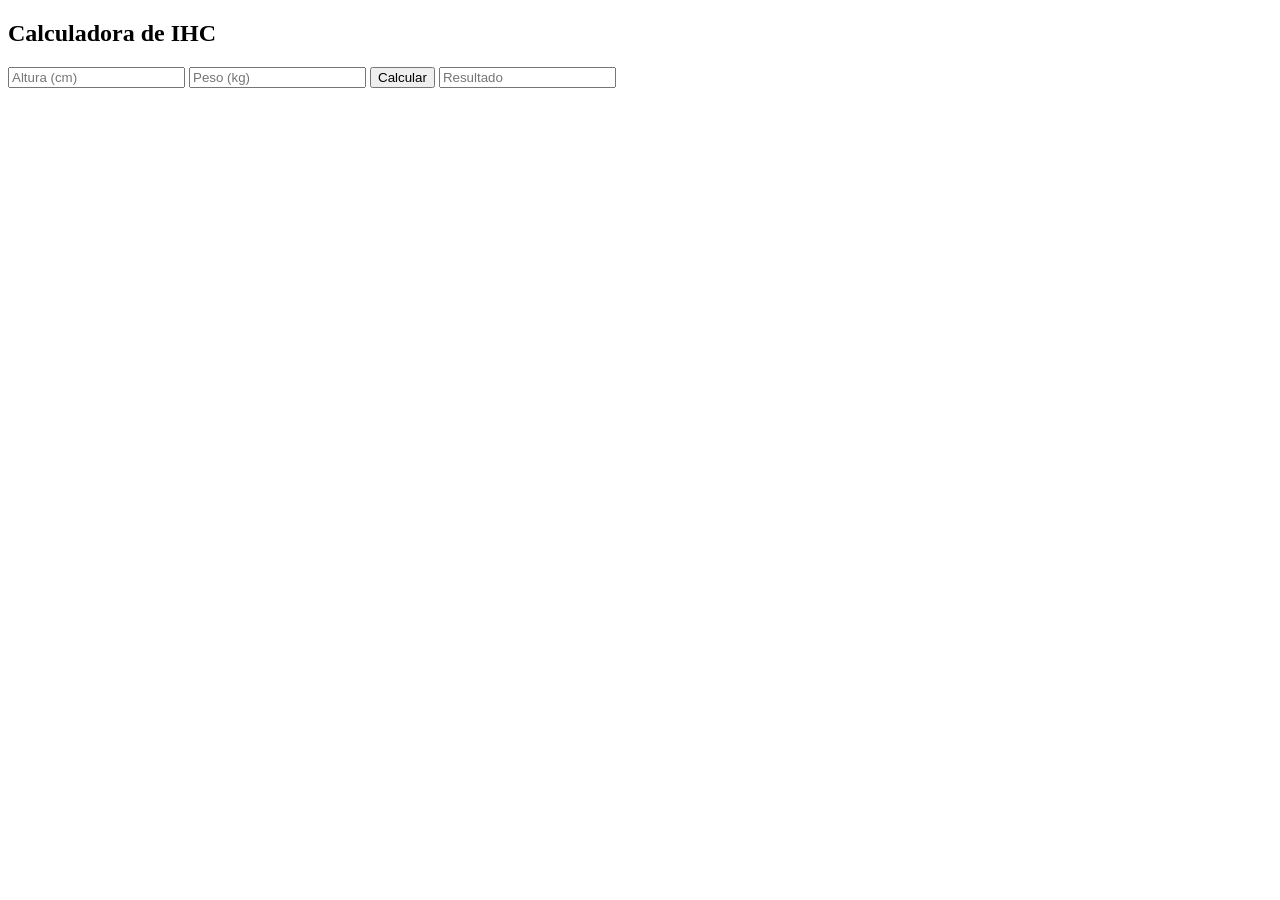
<file: Atividade10/index.html>
<!DOCTYPE html>
<html lang="en">

<head>
    <meta charset="UTF-8">
    <meta name="viewport" content="width=device-width, initial-scale=1.0">
    <title>IMC</title>
</head>

<body>
    <h2>Calculadora de IHC</h2>

    <input type="number" id="height" placeholder="Altura (cm)">
    <input type="number" id="weight" placeholder="Peso (kg)">

    <button onclick="calc()">Calcular</button>

    <input type="text" id="result" placeholder="Resultado" readonly>

    <script src="script.js"></script>
</body>

</html>
</file>
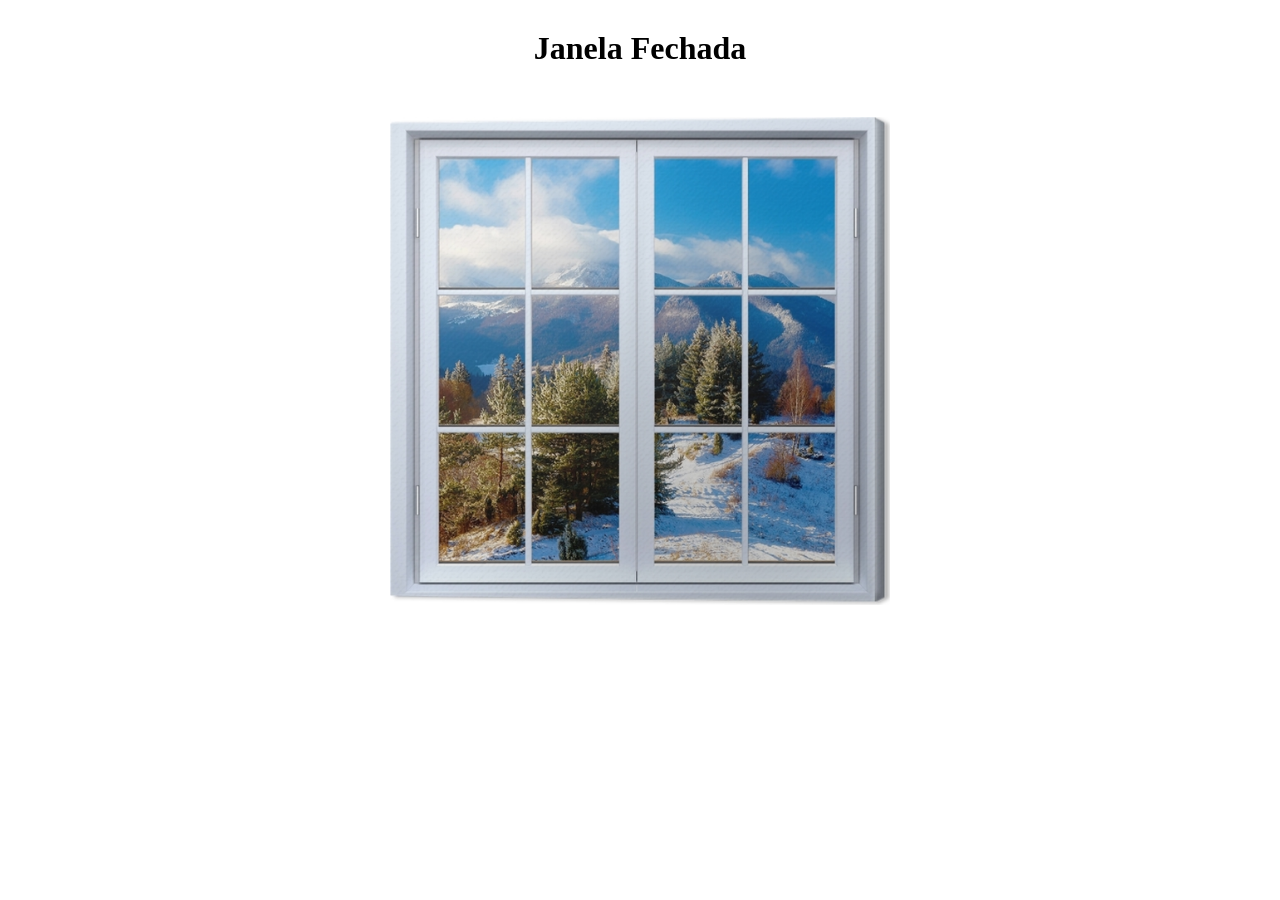
<file: Atividade13/index.html>
<!DOCTYPE html>
<html lang="pt-br">
<head>
    <meta charset="UTF-8">
    <meta name="viewport" content="width=device-width, initial-scale=1.0">
    <title>Janela</title>
</head>

<body>

    <h1 id="title" style="margin: auto; margin-top: 30px; text-align: center;">Janela Fechada</h1>

    <img
        id="window"
        src="ClosedWindow.jpg"
        width="500"
        onmouseover="openWindow()"
        onmouseout="closeWindow()"
        onclick="breakWindow()"
        style="display: block; margin: auto; margin-top: 50px;"
    >

    <script src="script.js"></script>

</body>

</html>
</file>
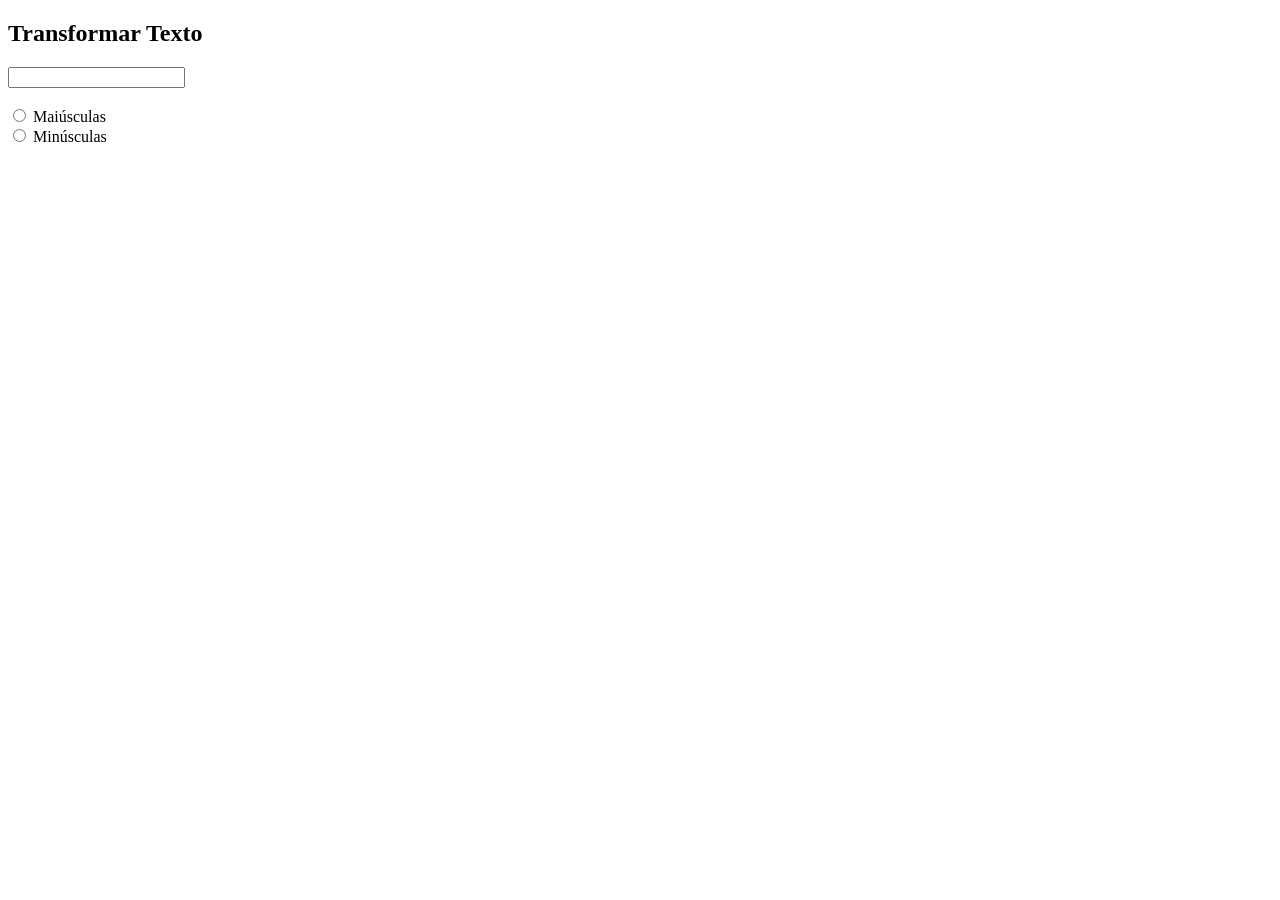
<file: Atividade14/index.html>
<!DOCTYPE html>
<html lang="pt-br">

<head>
    <meta charset="UTF-8">
    <meta name="viewport" content="width=device-width, initial-scale=1.0">
    <title>Maiúsculas e Minúsculas</title>
</head>

<body>

    <h2>Transformar Texto</h2>

    <input type="text" id="text">

    <br><br>

    <input type="radio" name="option" onclick="toUpper()">
    Maiúsculas

    <br>

    <input type="radio" name="option" onclick="toLower()">
    Minúsculas

    <script src="script.js"></script>

</body>

</html>
</file>
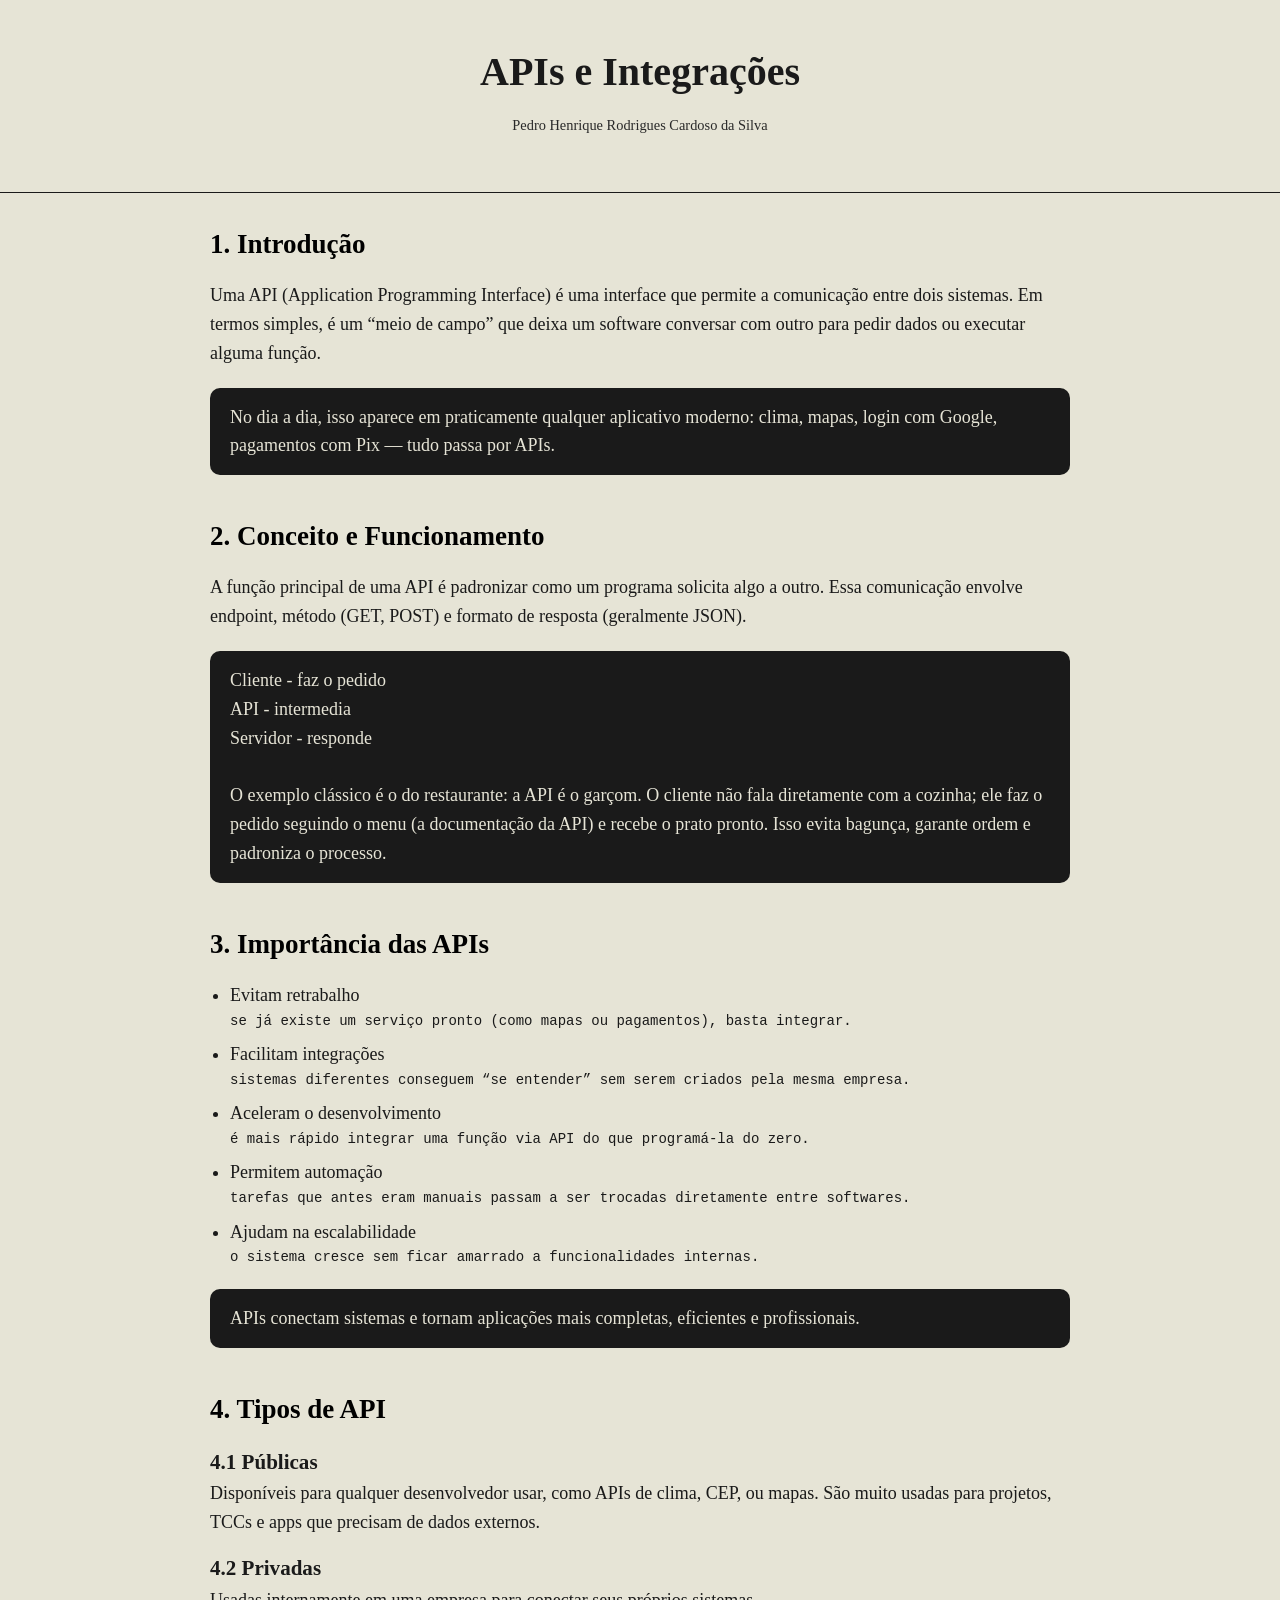
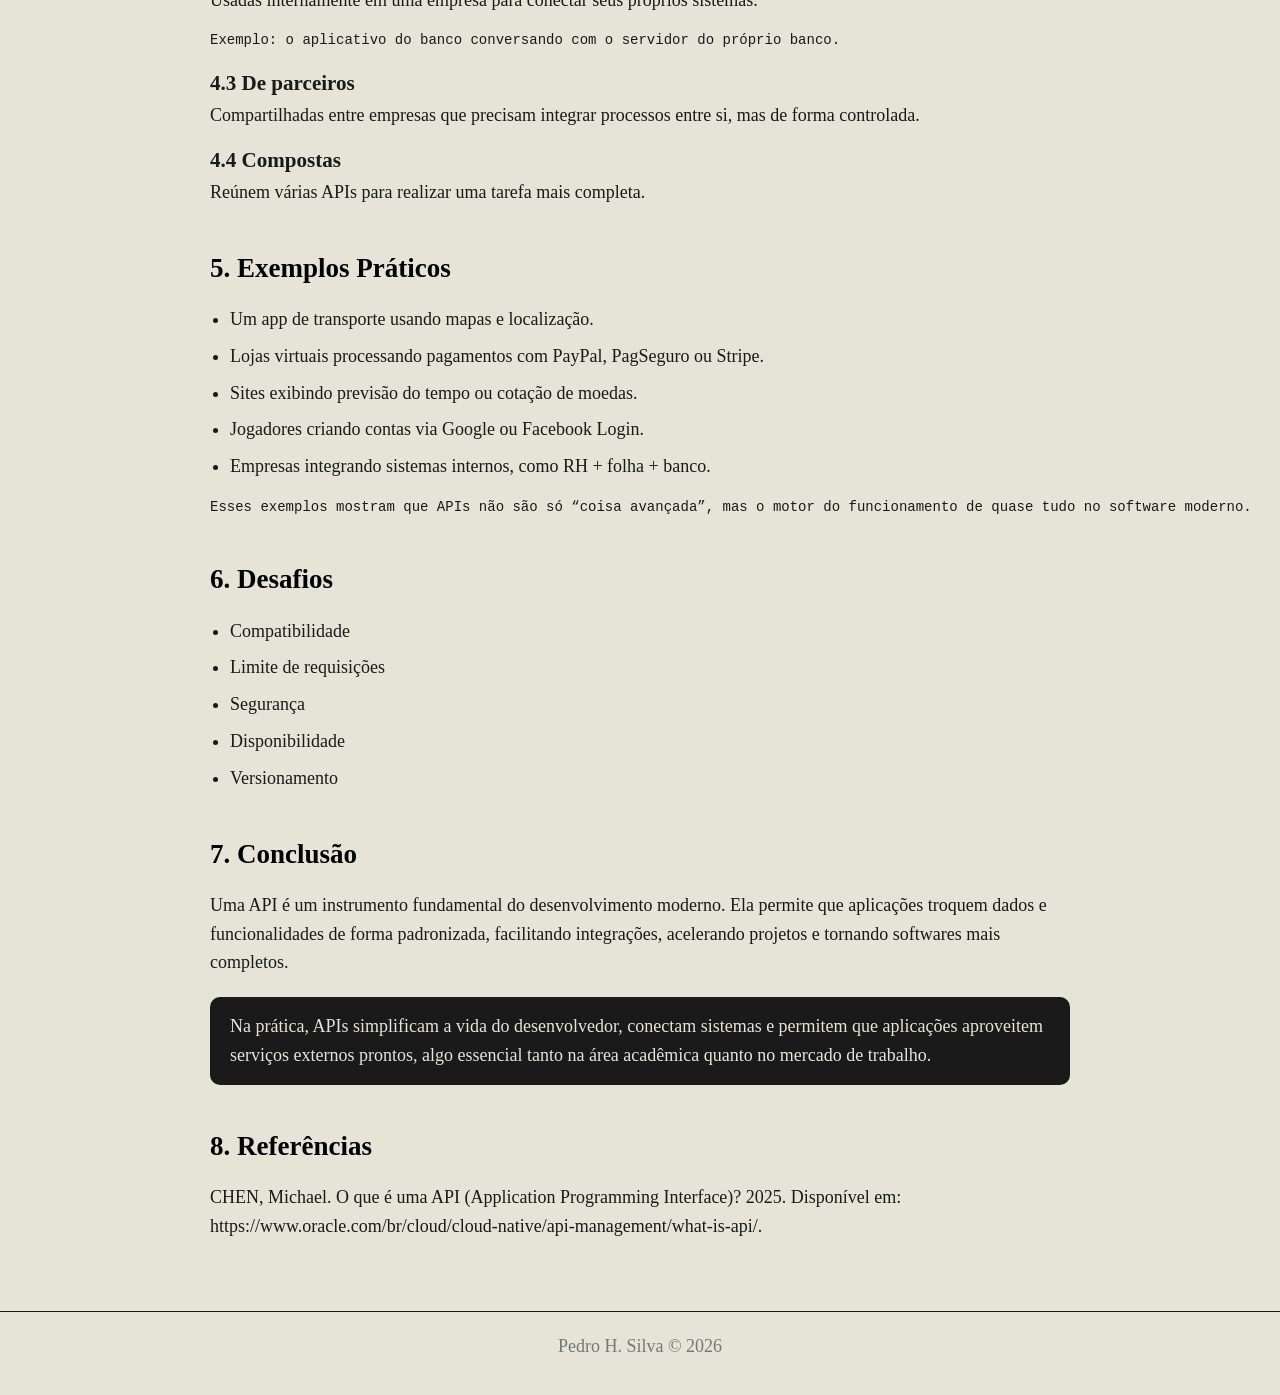
<file: Atividade3/index.html>
<!DOCTYPE html>
<html lang="pt-br">

<head>
    <meta charset="UTF-8">
    <meta name="viewport" content="width=device-width, initial-scale=1.0">
    <meta name="author" content="Pedro H. Silva">
    <title>PWEB Atv3 - APIs e Integrações</title>
    <link rel="stylesheet" href="style.css">
</head>

<body>

    <header>
        <h1>APIs e Integrações</h1>
        <p class="author">Pedro Henrique Rodrigues Cardoso da Silva</p>
    </header>

    <main>

        <section>
            <h2>1. Introdução</h2>
            <p>
                Uma API (Application Programming Interface) é uma interface que permite a comunicação entre dois
                sistemas. Em termos simples, é um “meio de campo” que deixa um software conversar com outro para pedir
                dados ou executar alguma função.
            </p>

            <div class="text-block">
                No dia a dia, isso aparece em praticamente qualquer aplicativo moderno: clima, mapas, login com Google,
                pagamentos com Pix — tudo passa por APIs.
            </div>
        </section>

        <section>
            <h2>2. Conceito e Funcionamento</h2>
            <p>
                A função principal de uma API é padronizar como um programa solicita algo a outro.
                Essa comunicação envolve endpoint, método (GET, POST) e formato de resposta (geralmente JSON).
            </p>

            <div class="text-block">
                Cliente - faz o pedido<br>
                API - intermedia<br>
                Servidor - responde<br>
                <br>
                O exemplo clássico é o do restaurante: a API é o garçom. O cliente não fala diretamente com a cozinha;
                ele faz o pedido seguindo o menu (a documentação da API) e recebe o prato pronto. Isso evita bagunça,
                garante ordem e padroniza o processo.
            </div>
        </section>

        <section>
            <h2>3. Importância das APIs</h2>
            <ul>
                <li>
                    Evitam retrabalho<br>
                    <pre>se já existe um serviço pronto (como mapas ou pagamentos), basta integrar.</pre>
                </li>
                <li>
                    Facilitam integrações<br>
                    <pre>sistemas diferentes conseguem “se entender” sem serem criados pela mesma empresa.</pre>
                </li>
                <li>
                    Aceleram o desenvolvimento<br>
                    <pre>é mais rápido integrar uma função via API do que programá-la do zero.</pre>
                </li>
                <li>
                    Permitem automação<br>
                    <pre>tarefas que antes eram manuais passam a ser trocadas diretamente entre softwares.</pre>
                </li>
                <li>
                    Ajudam na escalabilidade<br>
                    <pre>o sistema cresce sem ficar amarrado a funcionalidades internas.</pre>
                </li>
            </ul>

            <div class="text-block">
                APIs conectam sistemas e tornam aplicações mais completas, eficientes e profissionais.
            </div>
        </section>

        <section>
            <h2>4. Tipos de API</h2>

            <h3>4.1 Públicas</h3>
            <p>Disponíveis para qualquer desenvolvedor usar, como APIs de clima, CEP, ou mapas.
                São muito usadas para projetos, TCCs e apps que precisam de dados externos.
            </p>

            <h3>4.2 Privadas</h3>
            <p>Usadas internamente em uma empresa para conectar seus próprios sistemas.
                <br>
            <pre>Exemplo: o aplicativo do banco conversando com o servidor do próprio banco.</pre>
            </p>

            <h3>4.3 De parceiros</h3>
            <p>Compartilhadas entre empresas que precisam integrar processos entre si, mas de forma controlada.</p>

            <h3>4.4 Compostas</h3>
            <p>Reúnem várias APIs para realizar uma tarefa mais completa.</p>
        </section>

        <section>
            <h2>5. Exemplos Práticos</h2>
            <ul>
                <li>Um app de transporte usando mapas e localização.</li>
                <li>Lojas virtuais processando pagamentos com PayPal, PagSeguro ou Stripe.</li>
                <li>Sites exibindo previsão do tempo ou cotação de moedas.</li>
                <li>Jogadores criando contas via Google ou Facebook Login.</li>
                <li>Empresas integrando sistemas internos, como RH + folha + banco.</li>
            </ul>
            <pre>Esses exemplos mostram que APIs não são só “coisa avançada”, mas o motor do funcionamento de quase tudo no software moderno.</pre>
        </section>

        <section>
            <h2>6. Desafios</h2>
            <ul>
                <li>Compatibilidade</li>
                <li>Limite de requisições</li>
                <li>Segurança</li>
                <li>Disponibilidade</li>
                <li>Versionamento</li>
            </ul>
        </section>

        <section>
            <h2>7. Conclusão</h2>
            <p>
                Uma API é um instrumento fundamental do desenvolvimento moderno. Ela permite que aplicações troquem
                dados e funcionalidades de forma padronizada, facilitando integrações, acelerando projetos e tornando
                softwares mais completos.
            </p>

            <div class="text-block">
                Na prática, APIs simplificam a vida do desenvolvedor, conectam sistemas e permitem que aplicações
                aproveitem serviços externos prontos, algo essencial tanto na área acadêmica quanto no mercado de
                trabalho.
            </div>
        </section>

        <section>
            <h2>8. Referências</h2>
            <p>
                CHEN, Michael. O que é uma API (Application Programming Interface)? 2025.
                Disponível em: https://www.oracle.com/br/cloud/cloud-native/api-management/what-is-api/.
            </p>
        </section>

    </main>

    <footer>
        <p>Pedro H. Silva © 2026</p>
    </footer>

</body>

</html>
</file>
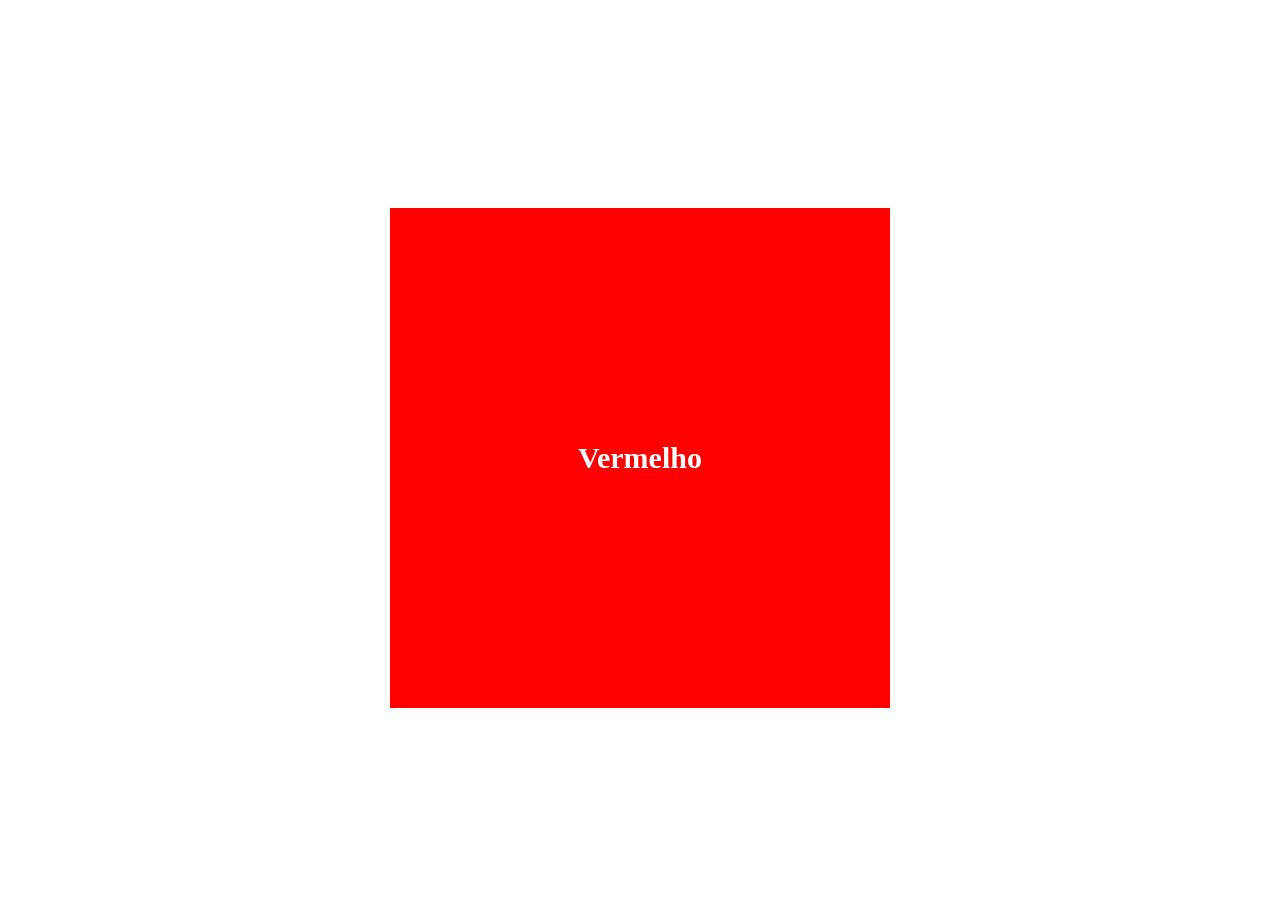
<file: Atividade5/index.html>
<!DOCTYPE html>
<html lang="pt-br">
<head>
    <meta charset="UTF-8">
    <title>Atividade 5</title>
    <link rel="stylesheet" href="style.css">
</head>
<body>

<div class="container">
    <h2></h2>
</div>

</body>
</html>
</file>
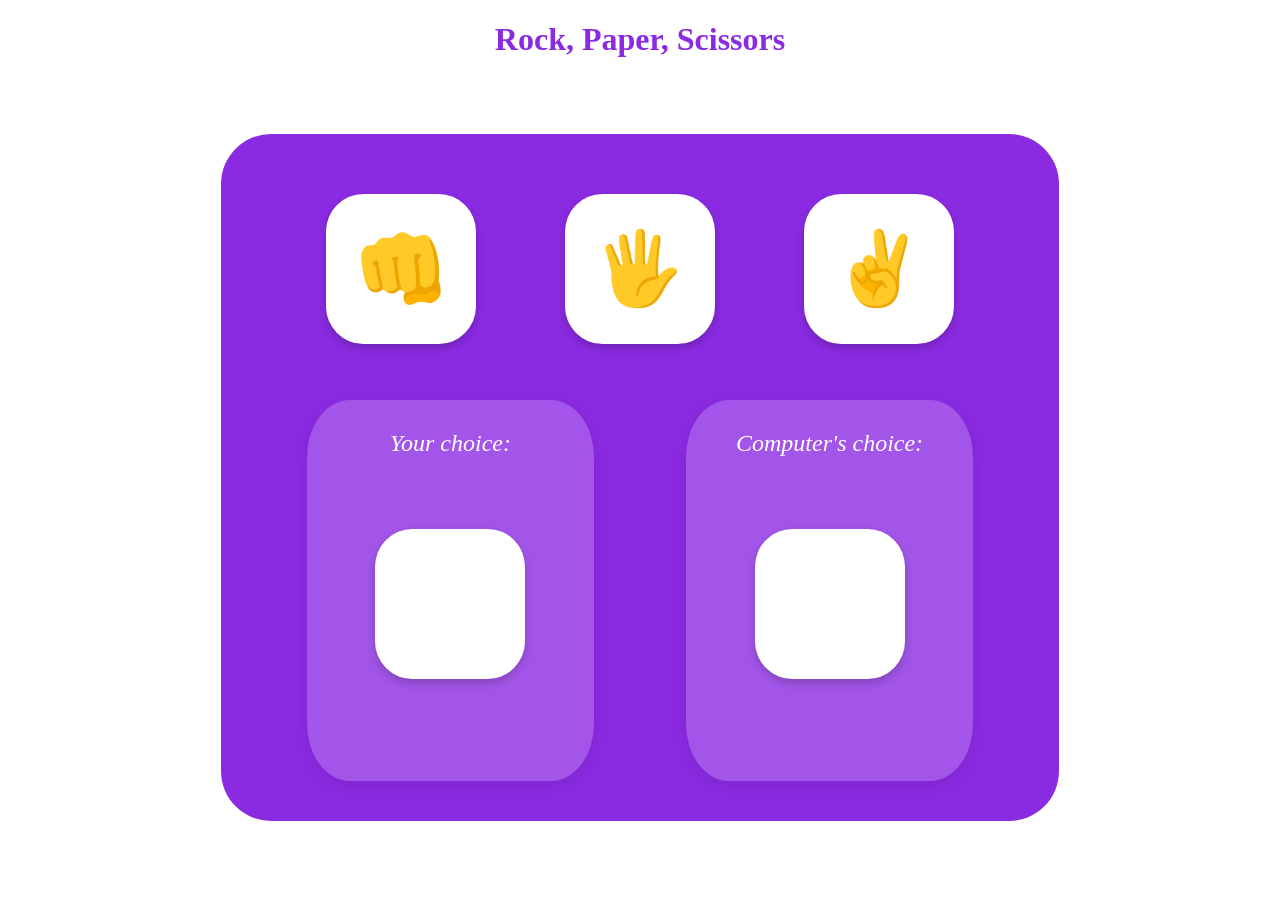
<file: Atividade7/index.html>
<!DOCTYPE html>
<html lang="en">

<head>
    <meta charset="UTF-8">
    <meta name="viewport" content="width=device-width, initial-scale=1.0">
    <title>Rock, Paper, Scissors</title>
    <link rel="stylesheet" href="style.css">
</head>

<body>
    <h1>Rock, Paper, Scissors</h1>
    <br>
    <br>
    <br>
    <div class="game-area">
        <div class="options-area">
            <button class="option" id="1" onclick="getResult(getPlayerChoice(event), getComputerChoice())">👊</button>
            <button class="option" id="2" onclick="getResult(getPlayerChoice(event), getComputerChoice())">🖐️</button>
            <button class="option" id="3" onclick="getResult(getPlayerChoice(event), getComputerChoice())">✌️</button>
        </div>
        <br>
        <br>
        <div class="result-area">
            <div class="choices-area">
                <div class="choice">
                    <i>Your choice:</i>
                    <p class="option" id="player-choice"></p>
                </div>
                <div class="choice">
                    <i>Computer's choice:</i>
                    <p class="option" id="computer-choice"></p>
                </div>
            </div>
        </div>
    </div>

    <script src="main.js"></script>
</body>

</html>
</file>
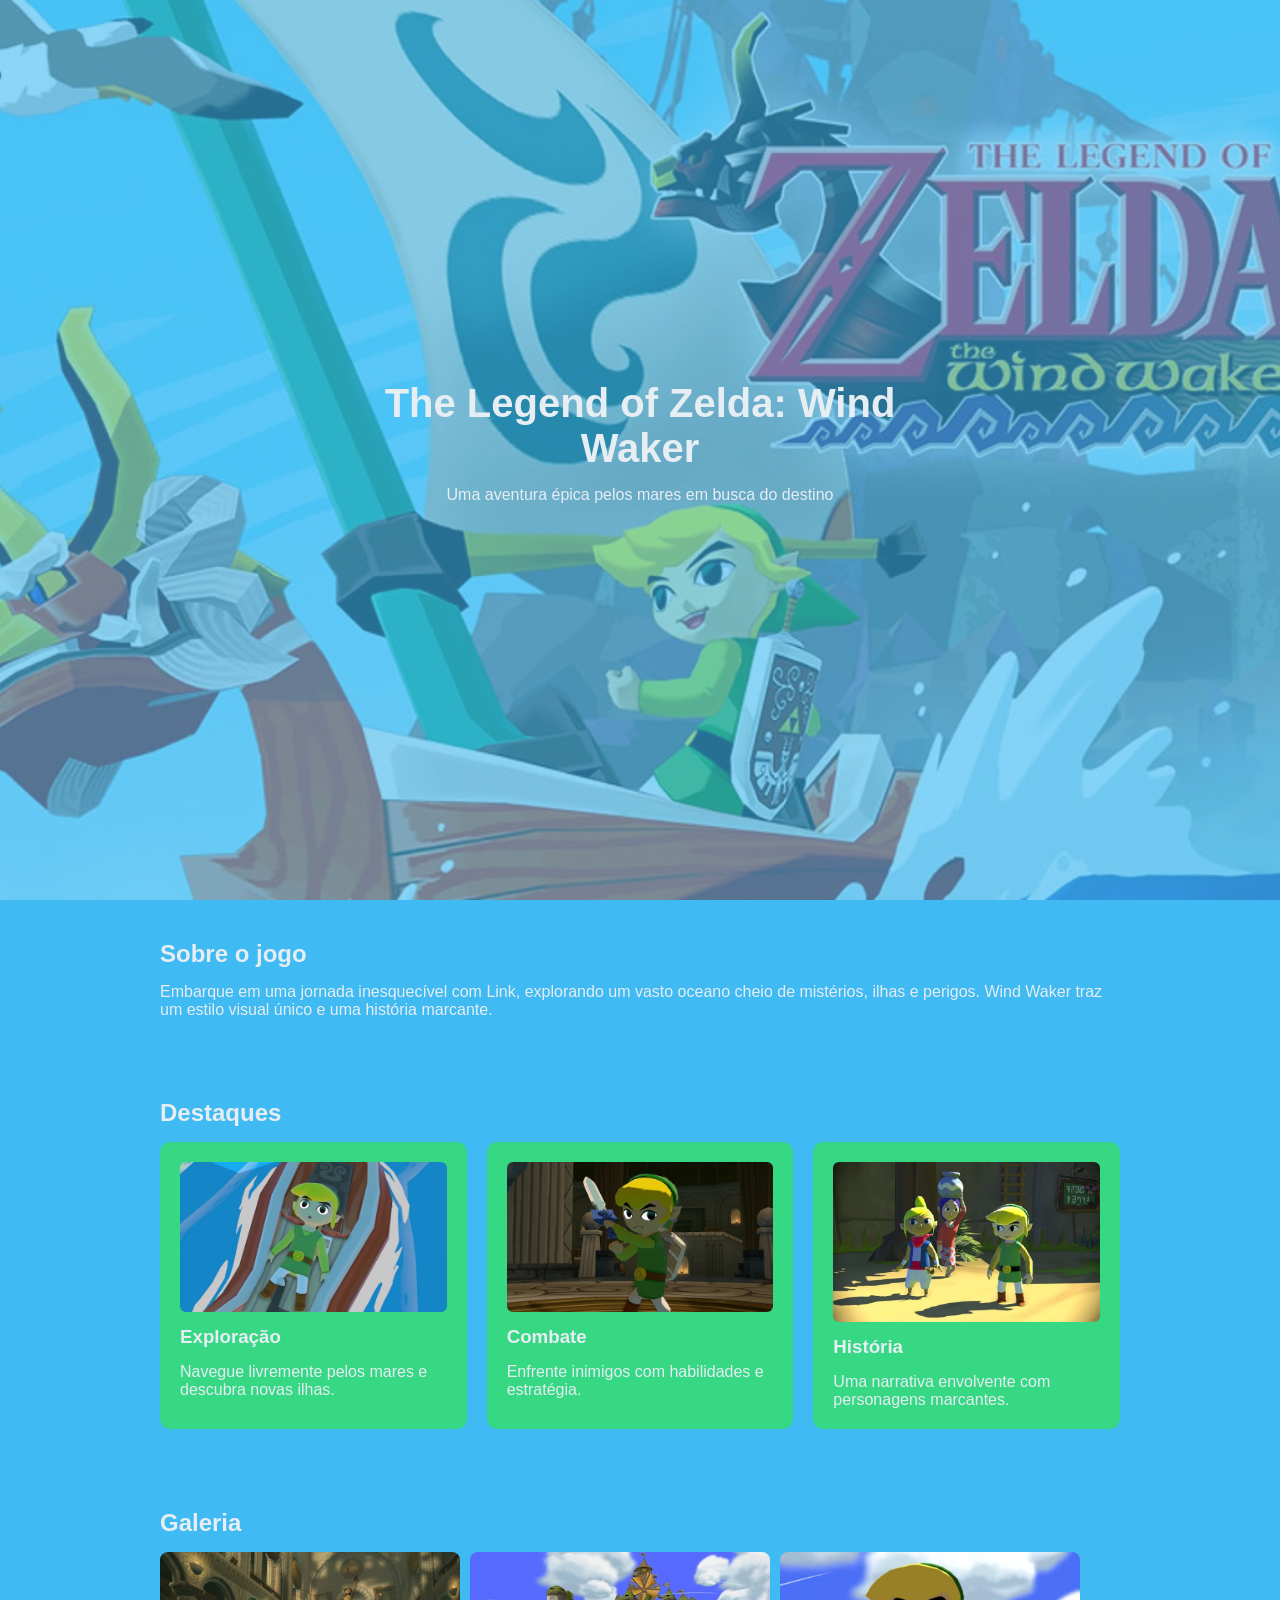
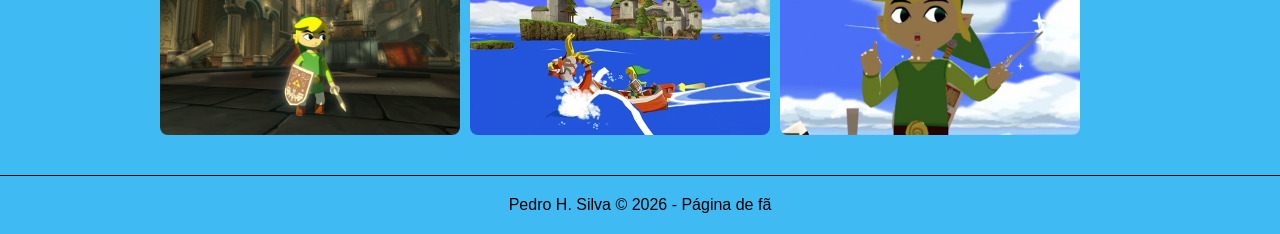
<file: AtividadeExtra/index.html>
<!DOCTYPE html>
<html lang="pt-br">
<head>
    <meta charset="UTF-8">
    <meta name="viewport" content="width=device-width, initial-scale=1.0">
    <title>The Legend of Zelda: Wind Waker</title>
    <link rel="stylesheet" href="style.css">
</head>
<body>

<header class="hero">
    <img src="images/wind-waker-banner.jpg" alt="Banner do jogo" class="hero-image">

    <div class="hero-content">
        <h1>The Legend of Zelda: Wind Waker</h1>
        <p>Uma aventura épica pelos mares em busca do destino</p>
    </div>
</header>

<main>

<section class="about">
    <div class="container">
        <h2>Sobre o jogo</h2>
        <p>
            Embarque em uma jornada inesquecível com Link, explorando um vasto oceano cheio de mistérios,
            ilhas e perigos. Wind Waker traz um estilo visual único e uma história marcante.
        </p>
    </div>
</section>

<section class="features">
    <div class="container">
        <h2>Destaques</h2>

        <div class="features-grid">
            <div class="card">
                <img src="images/wind-waker-exploration.webp" alt="Exploração">
                <h3>Exploração</h3>
                <p>Navegue livremente pelos mares e descubra novas ilhas.</p>
            </div>

            <div class="card">
                <img src="images/wind-waker-combat.jpg" alt="Combate">
                <h3>Combate</h3>
                <p>Enfrente inimigos com habilidades e estratégia.</p>
            </div>

            <div class="card">
                <img src="images/wind-waker-story.webp" alt="História">
                <h3>História</h3>
                <p>Uma narrativa envolvente com personagens marcantes.</p>
            </div>
        </div>
    </div>
</section>

<section class="gallery">
    <div class="container">
        <h2>Galeria</h2>

        <div class="gallery-grid">
            <img src="images/wind-waker-1.jpg" alt="Imagem 1">
            <img src="images/wind-waker-2.webp" alt="Imagem 2">
            <img src="images/wind-waker-3.png" alt="Imagem 3">
        </div>
    </div>
</section>

</main>

<footer>
    <p>Pedro H. Silva © 2026 - Página de fã</p>
</footer>

</body>
</html>
</file>
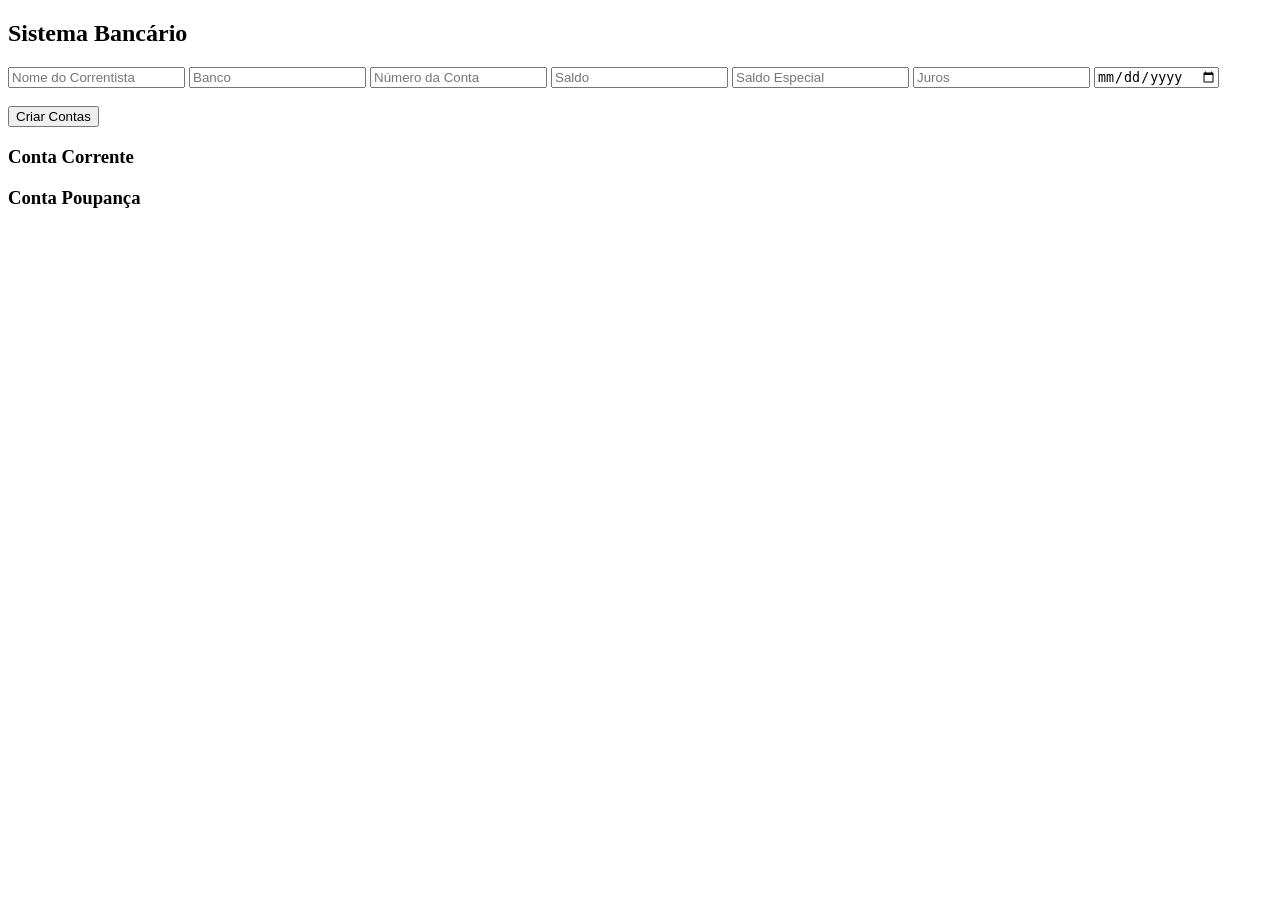
<file: Atividade12/indexBank.html>
<!DOCTYPE html>
<html lang="pt-br">

<head>
    <meta charset="UTF-8">
    <meta name="viewport" content="width=device-width, initial-scale=1.0">
    <title>Sistema Bancário</title>
</head>

<body>
    <h2>Sistema Bancário</h2>

    <input type="text" id="name" placeholder="Nome do Correntista">
    <input type="text" id="bank" placeholder="Banco">
    <input type="number" id="number" placeholder="Número da Conta">
    <input type="number" id="balance" placeholder="Saldo">

    <input type="number" id="specialBalance" placeholder="Saldo Especial">

    <input type="number" id="interest" placeholder="Juros">
    <input type="date" id="dueDate">

    <br><br>

    <button onclick="createAccounts()">
        Criar Contas
    </button>

    <h3>Conta Corrente</h3>
    <p id="currentResult"></p>

    <h3>Conta Poupança</h3>
    <p id="savingsResult"></p>

    <script src="scriptBank.js"></script>
</body>

</html>
</file>
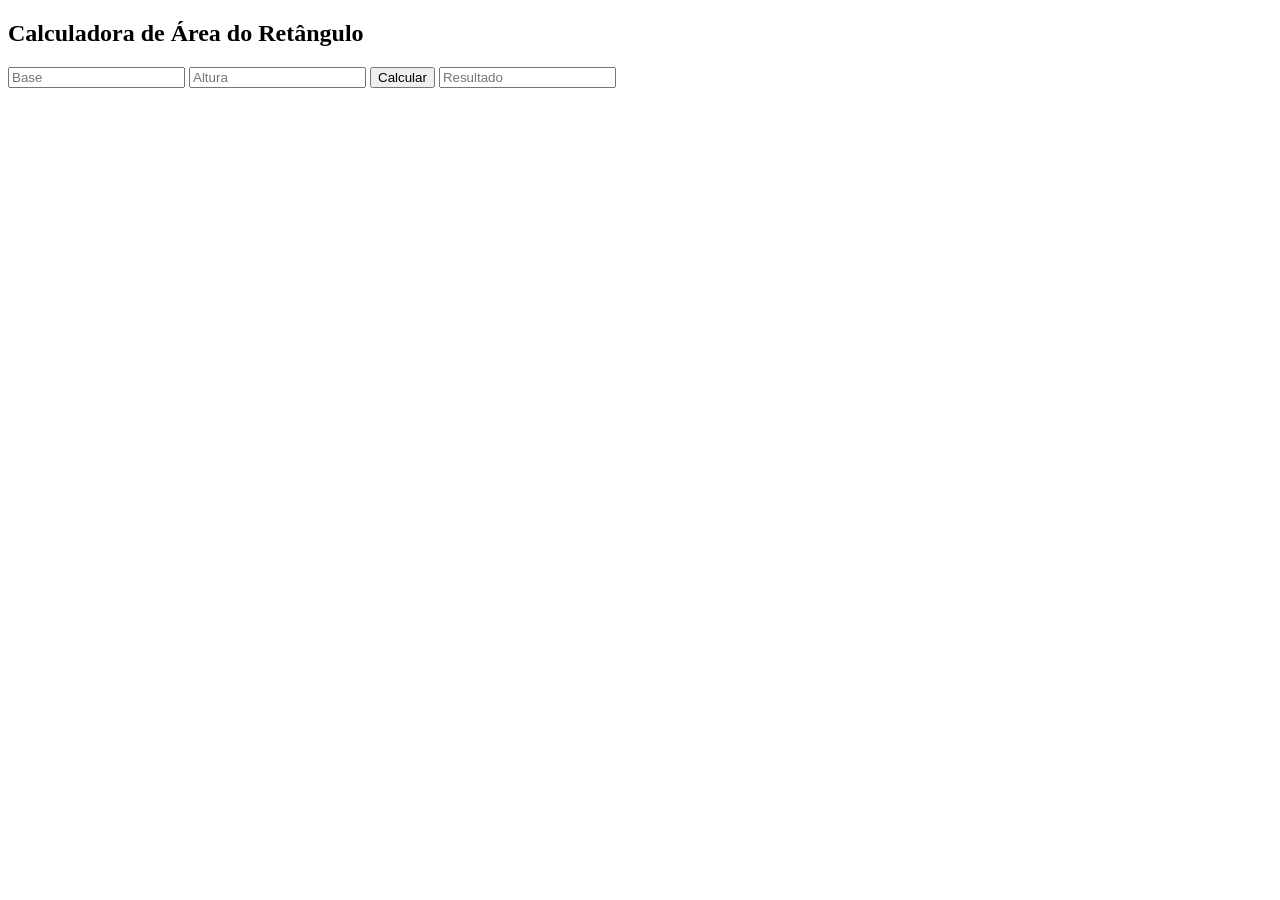
<file: Atividade12/indexRect.html>
<!DOCTYPE html>
<html lang="pt-br">

<head>
    <meta charset="UTF-8">
    <meta name="viewport" content="width=device-width, initial-scale=1.0">
    <title>Área do Retângulo</title>
</head>

<body>
    <h2>Calculadora de Área do Retângulo</h2>

    <input type="number" id="base" placeholder="Base">
    <input type="number" id="height" placeholder="Altura">

    <button onclick="calcArea()">Calcular</button>

    <input type="text" id="result" placeholder="Resultado" readonly>

    <script src="scriptRect.js"></script>
</body>

</html>
</file>
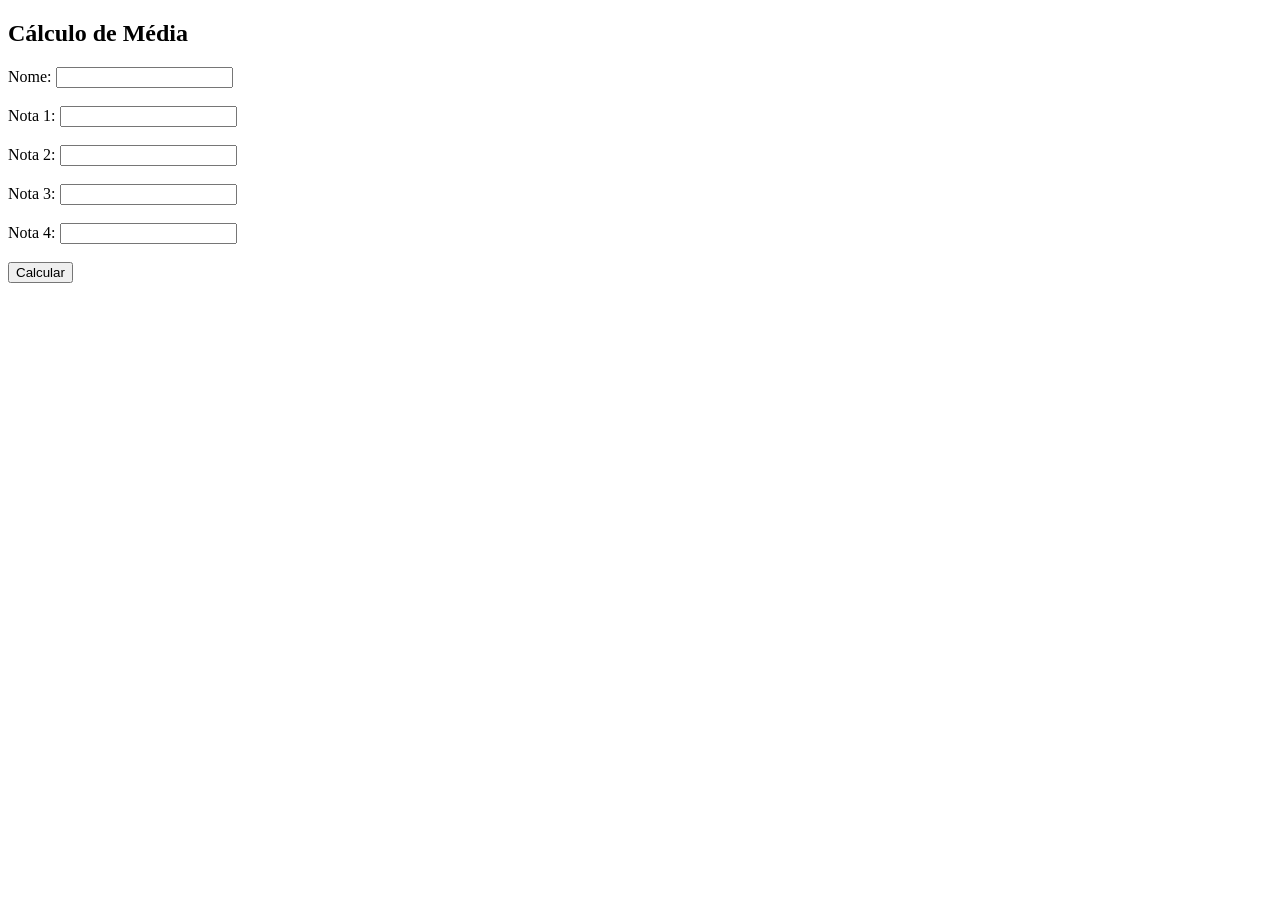
<file: Atividade6/media.html>
<!DOCTYPE html>
<html lang="en">

<head>
    <meta charset="UTF-8">
    <meta name="viewport" content="width=device-width, initial-scale=1.0">
    <title>Média</title>
</head>

<body>

    <h2>Cálculo de Média</h2>

    Nome: <input type="text" id="name"><br><br>

    Nota 1: <input type="text" id="n1"><br><br>
    Nota 2: <input type="text" id="n2"><br><br>
    Nota 3: <input type="text" id="n3"><br><br>
    Nota 4: <input type="text" id="n4"><br><br>

    <button onclick="calcAvg()">Calcular</button>

    <script src="script.js"></script>

</body>

</html>
</file>
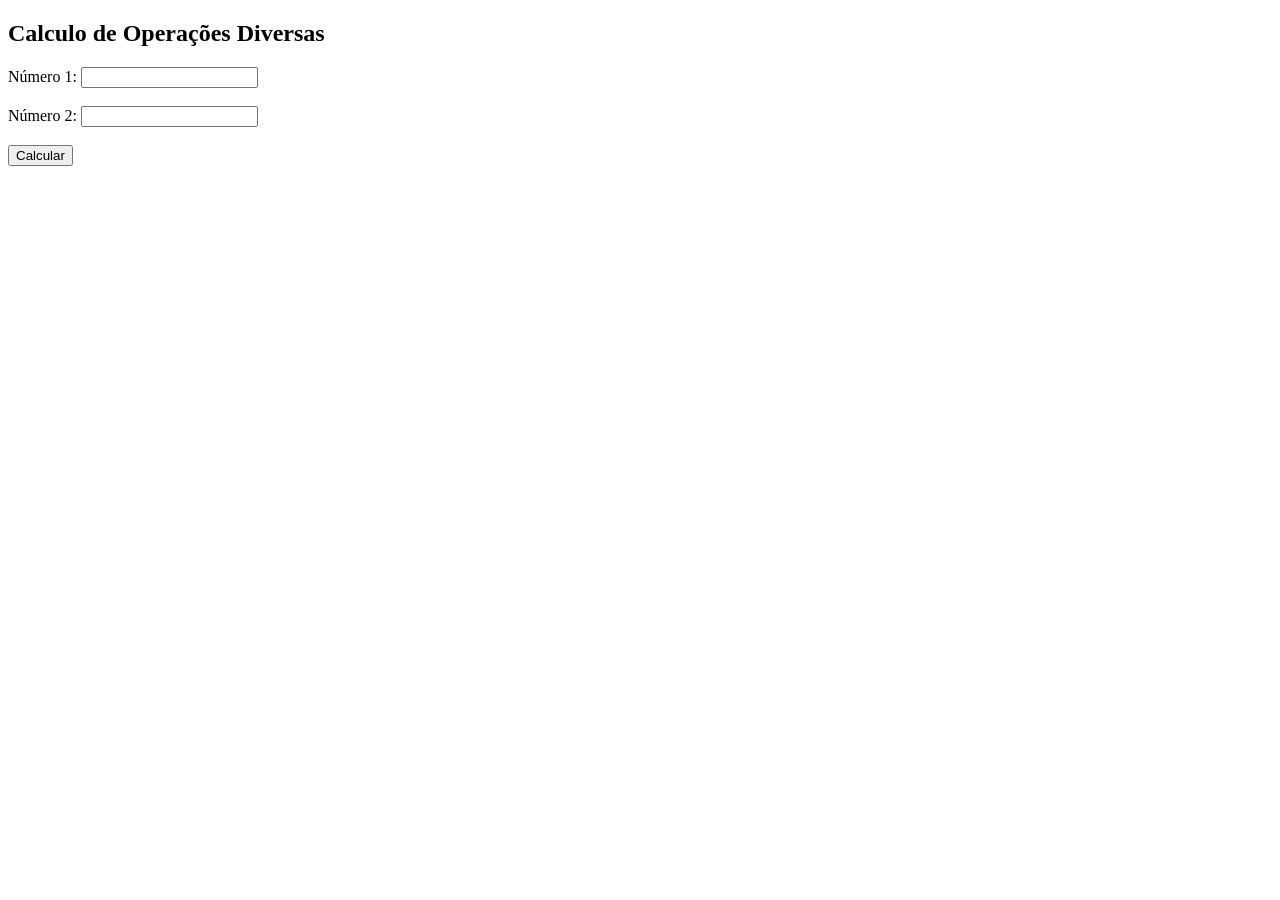
<file: Atividade6/operacoes.html>
<!DOCTYPE html>
<html lang="en">

<head>
    <meta charset="UTF-8">
    <meta name="viewport" content="width=device-width, initial-scale=1.0">
    <title>Operações</title>
</head>

<body>

    <h2>Calculo de Operações Diversas</h2>

    Número 1: <input type="text" id="n1"><br><br>
    Número 2: <input type="text" id="n2"><br><br>

    <button onclick="calcOps()">Calcular</button>

    <script src="script.js"></script>

</body>

</html>
</file>
<file: Atividade3/style.css>
* {
    margin: 0;
    padding: 0;
    box-sizing: border-box;
}

body {
    font-family: 'Times New Roman', Times, serif;
    font-size: 18px;
    font-weight: 500;
    background-color: #e6e4d6;
    color: #1a1a1a;
    line-height: 1.6;
}

header {
    text-align: center;
    padding: 40px 20px;
    border-bottom: 1px solid #1a1a1a;
}

header h1 {
    font-size: 2.5rem;
    margin-bottom: 10px;
}

.author {
    color: #292929;
    font-size: 0.9rem;
}

main {
    max-width: 900px;
    margin: auto;
    padding: 30px 20px;
}

section {
    margin-bottom: 40px;
}

h2 {
    margin-bottom: 15px;
    color: #000000;
}

h3 {
    margin-top: 15px;
    color: #1a1a1a;
}

p {
    margin-bottom: 15px;
}

ul {
    margin-left: 20px;
    margin-bottom: 15px;
}

li {
    margin-bottom: 8px;
}

.text-block {
    background-color: #1a1a1a;
    padding: 15px 20px;
    border-radius: 10px;
    margin: 20px 0;
    color: #e6e4d6;
}

pre {
    font-size: 14px;
}

footer {
    text-align: center;
    padding: 20px;
    border-top: 1px solid #1a1a1a;
    color: #777;
}
</file>
<file: Atividade5/style.css>
body {
    display: flex;
    justify-content: center;
    align-items: center;
    height: 100vh;
}

.container {
    width: 500px;
    height: 500px;
    background-color: gray;
    display: flex;
    justify-content: center;
    align-items: center;
}

h2::after {
    content: "Cinza";
    font-size: 30px;
    color: white;
}


@media (max-width: 420px) {
    .container {
        background-color: gray;
    }

    h2::after {
        content: "Cinza";
    }
}

@media (min-width: 421px) and (max-width: 768px) {
    .container {
        background-color: orange;
    }

    h2::after {
        content: "Laranja";
    }
}

@media (min-width: 769px) and (max-width: 1024px) {
    .container {
        background-color: purple;
    }

    h2::after {
        content: "Roxo";
    }
}

@media (min-width: 1025px) and (max-width: 1366px) {
    .container {
        background-color: red;
    }

    h2::after {
        content: "Vermelho";
    }
}

@media (min-width: 1367px) and (max-width: 1920px) {
    .container {
        background-color: yellow;
    }

    h2::after {
        content: "Amarelo";
    }
}

@media (min-width: 1921px) {
    .container {
        background-color: green;
    }

    h2::after {
        content: "Verde";
    }
}
</file>
<file: Atividade7/style.css>
h1 {
    text-align: center;
    color: blueviolet;
}

.game-area {
    width: 60%;
    margin: auto;
    padding: 40px;
    background-color: blueviolet;
    border-radius: 50px;
}

.options-area {
    padding: 20px;
    display: flex;
    justify-content: space-around;
}

.option {
    width: 150px;
    height: 150px;
    background-color: white;
    border: none;
    border-radius: 25%;
    display: flex;
    align-items: center;
    justify-content: center;
    font-size: 72px;
    cursor: pointer;
    box-shadow: 0 4px 8px rgba(0, 0, 0, 0.2);
}

.option:hover {
    background-color: wheat;
}

.result-area {
    text-align: center;
    font-size: 24px;
    color: white;
}

.choices-area {
    display: flex;
    justify-content: space-around;
}

.choice {
    background-color: rgba(255, 255, 255, 0.2);
    display: flex;
    flex-direction: column;
    align-items: center;
    width: 30%;
    padding: 30px;
    border-radius: 15%;
    box-shadow: 0 4px 16px rgba(0, 0, 0, 0.10);
}
</file>
<file: AtividadeExtra/style.css>
* {
    margin: 0;
    padding: 0;
    box-sizing: border-box;
}

body {
    font-family: Arial, Helvetica, sans-serif;
    background-color: #3fbaf3;
    color: #e6edf3;
}

.container {
    max-width: 1000px;
    margin: auto;
    padding: 40px 20px;
}

h1, h2, h3 {
    margin-bottom: 15px;
}

.hero {
    position: relative;
    height: 100vh;
    overflow: hidden;
}

.hero-image {
    width: 100%;
    height: 100%;
    object-fit: cover;
    opacity: 0.4;
}

.hero-content {
    position: absolute;
    top: 50%;
    left: 50%;
    transform: translate(-50%, -50%);
    text-align: center;
}

.hero h1 {
    font-size: 2.5rem;
}

.hero p {
    margin: 15px 0;
}

.features-grid {
    display: flex;
    gap: 20px;
    justify-content: space-between;
}

.card {
    background-color: #36d884;
    padding: 20px;
    border-radius: 10px;
    width: 35%;
}

.card img {
    width: 100%;
    border-radius: 6px;
    margin-bottom: 10px;
}

.gallery-grid {
    display: flex;
    gap: 10px;
    flex-wrap: wrap;
}

.gallery-grid img {
    width: 100%;
    max-width: 300px;
    border-radius: 8px;
}

footer {
    text-align: center;
    padding: 20px;
    border-top: 1px solid black;
    color: black;
}
</file>
